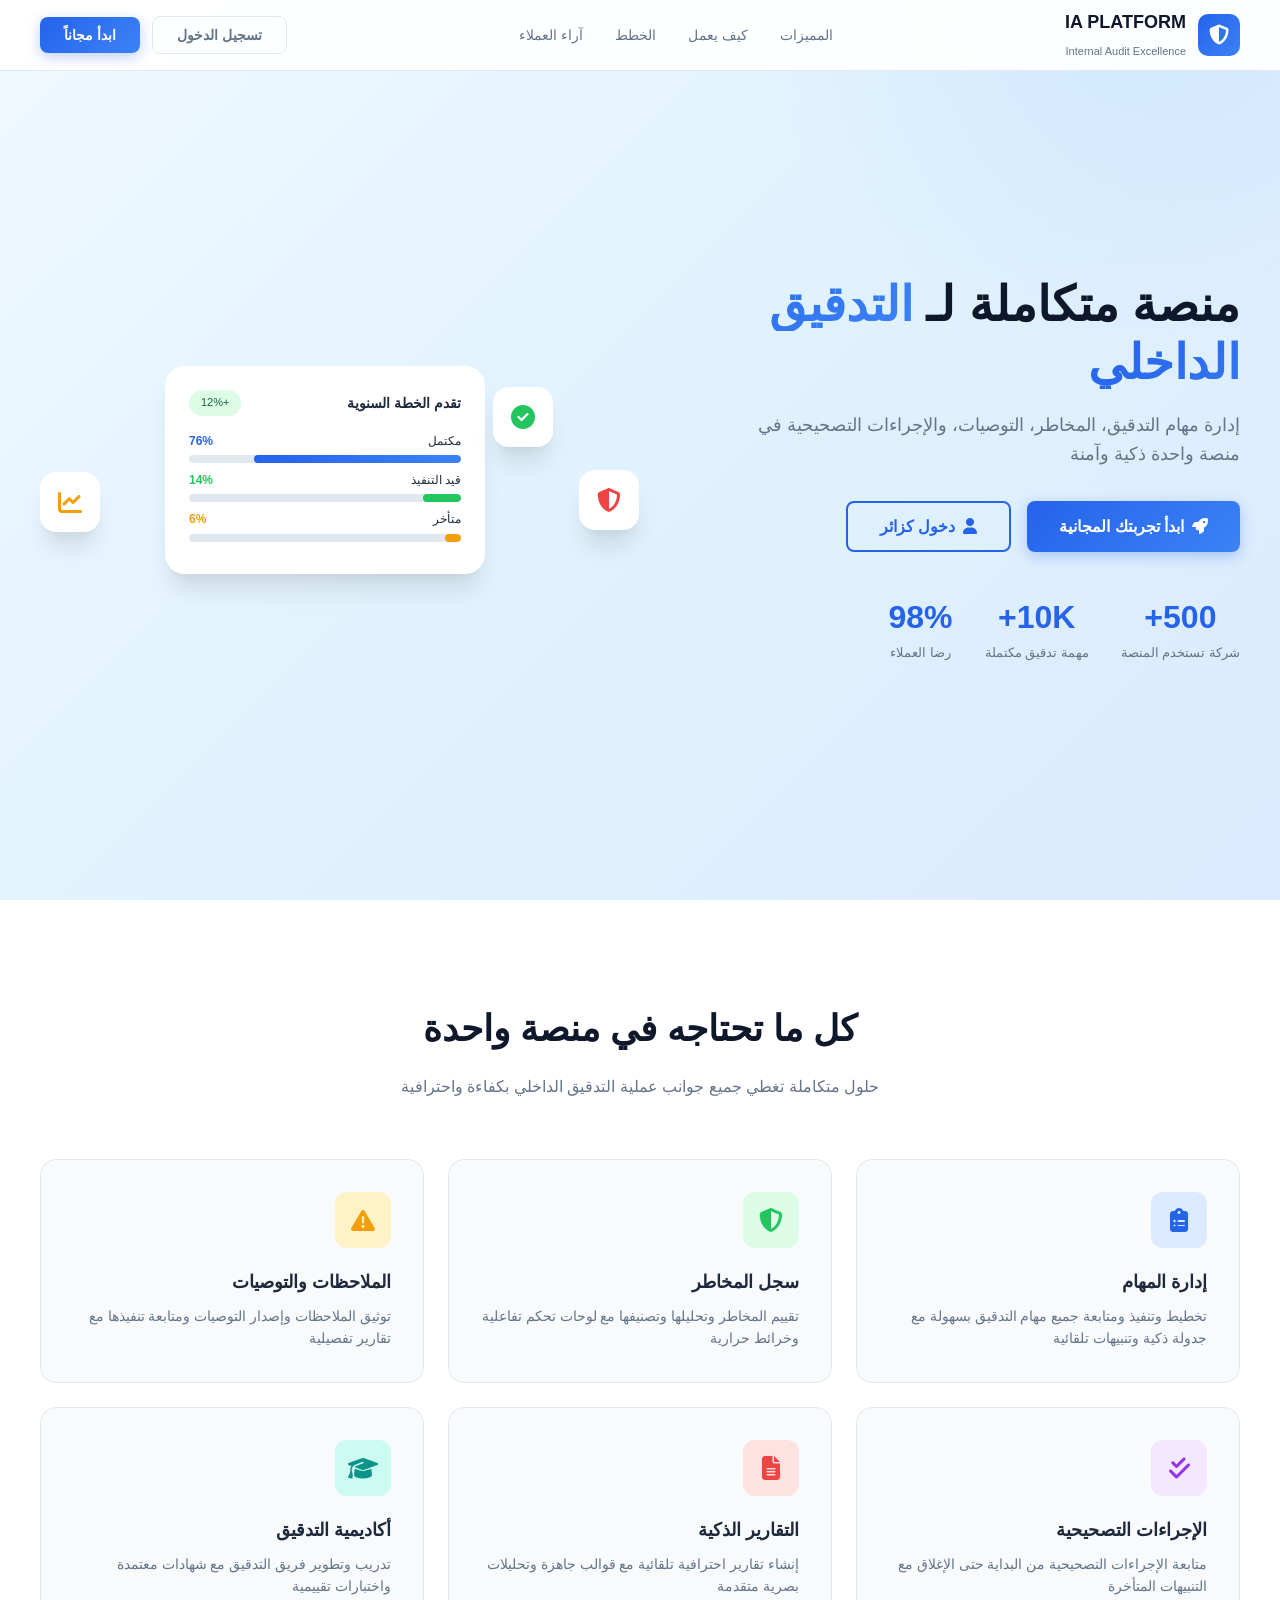
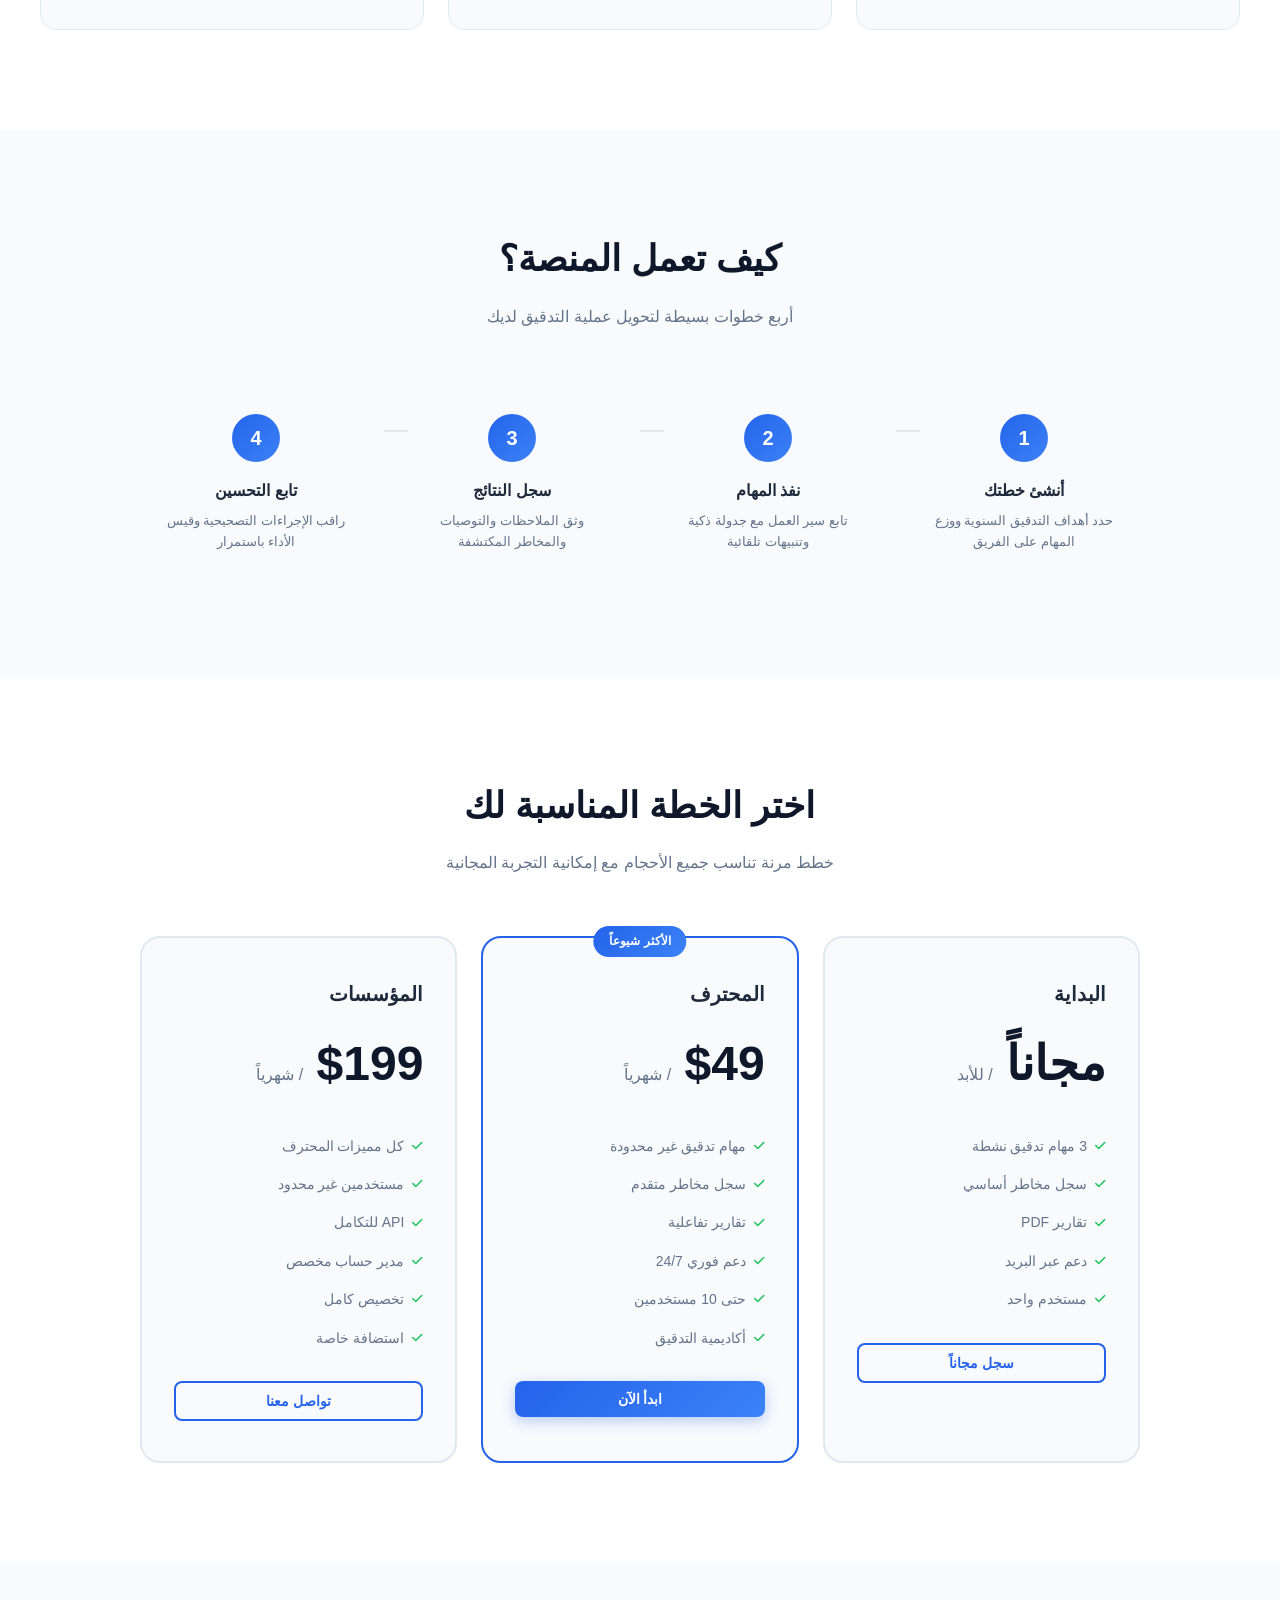
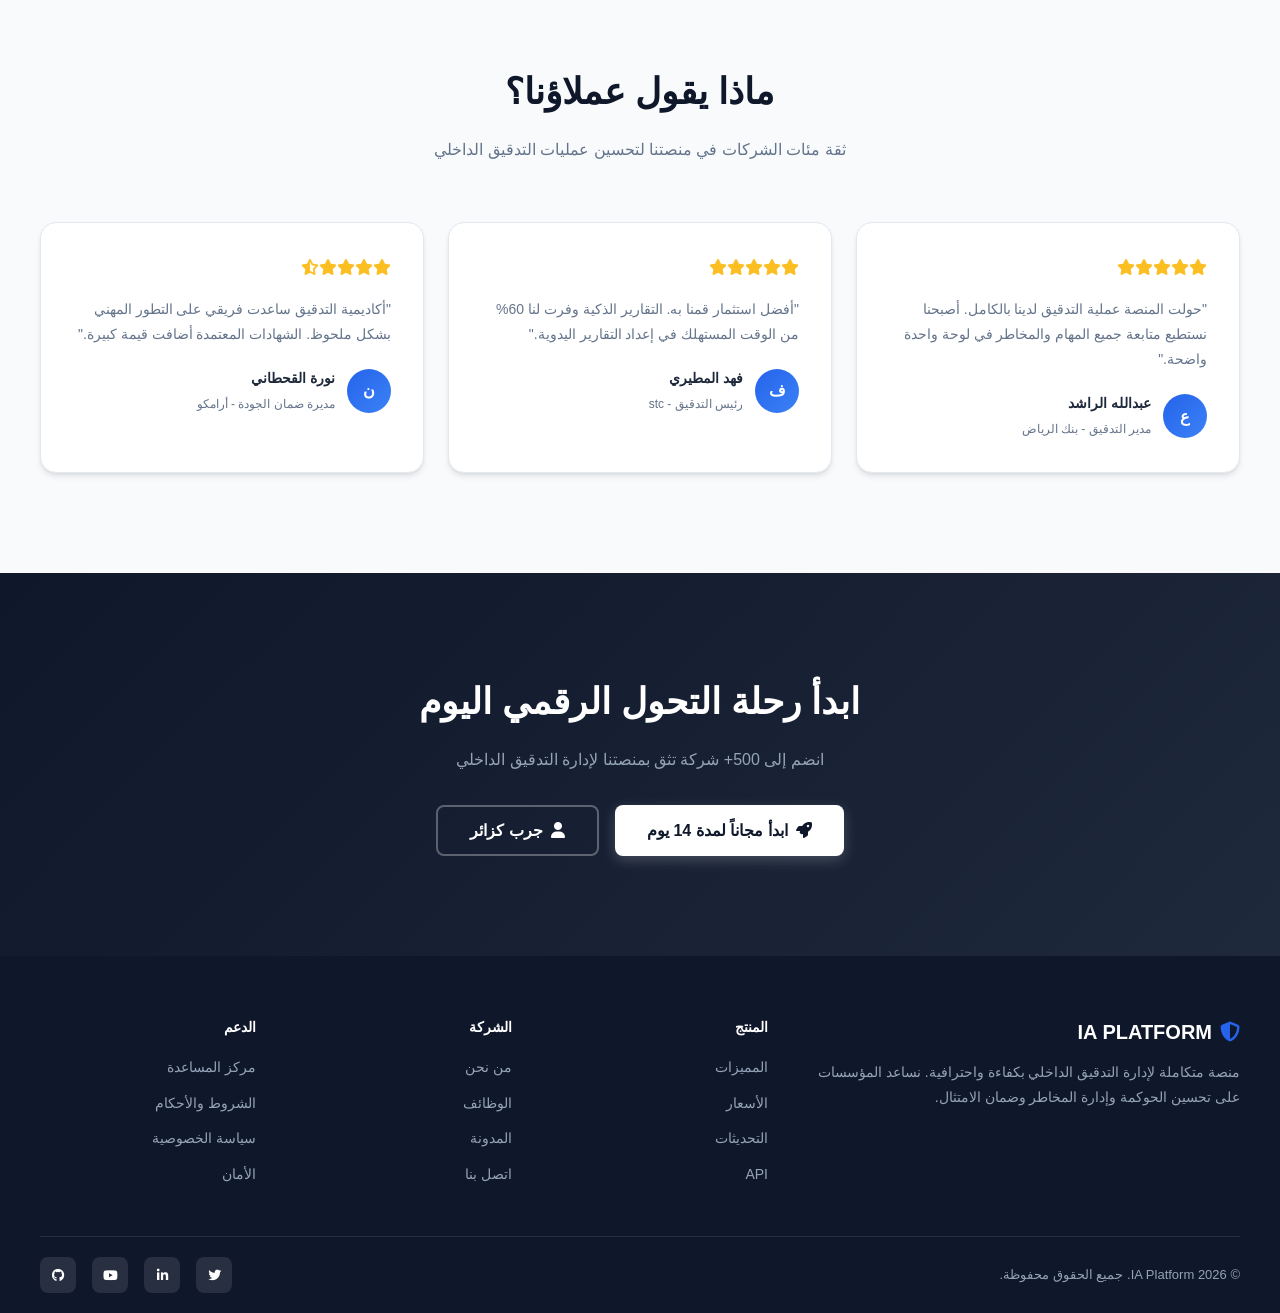
<file: archive/index-v1.html>
<!DOCTYPE html>
<html lang="ar" dir="rtl">
<head>
  <meta charset="UTF-8">
  <meta name="viewport" content="width=device-width, initial-scale=1.0">
  <title>IA Platform - Internal Audit Excellence</title>
  <link rel="stylesheet" href="https://cdnjs.cloudflare.com/ajax/libs/font-awesome/6.5.1/css/all.min.css">
  <style>
    :root {
      --primary: #2563eb;
      --primary-dark: #1d4ed8;
      --primary-light: #dbeafe;
      --success: #22c55e;
      --warning: #f59e0b;
      --danger: #ef4444;
      --dark: #0f172a;
      --dark-light: #1e293b;
      --text: #1e293b;
      --text-muted: #64748b;
      --border: #e2e8f0;
      --bg: #f8fafc;
      --white: #ffffff;
      --shadow: 0 4px 6px -1px rgba(0,0,0,0.1), 0 2px 4px -1px rgba(0,0,0,0.06);
      --shadow-lg: 0 20px 25px -5px rgba(0,0,0,0.1), 0 10px 10px -5px rgba(0,0,0,0.04);
    }

    * { margin: 0; padding: 0; box-sizing: border-box; }
    body {
      font-family: 'Segoe UI', Tahoma, Arial, sans-serif;
      background: var(--bg);
      color: var(--text);
      overflow-x: hidden;
      line-height: 1.6;
    }

    @keyframes fadeIn { from { opacity: 0; transform: translateY(20px); } to { opacity: 1; transform: translateY(0); } }
    @keyframes slideInRight { from { opacity: 0; transform: translateX(50px); } to { opacity: 1; transform: translateX(0); } }
    @keyframes slideInLeft { from { opacity: 0; transform: translateX(-50px); } to { opacity: 1; transform: translateX(0); } }
    @keyframes pulse { 0%, 100% { transform: scale(1); } 50% { transform: scale(1.05); } }
    @keyframes float { 0%, 100% { transform: translateY(0); } 50% { transform: translateY(-10px); } }

    .animate-fade { animation: fadeIn 0.6s ease-out forwards; }
    .animate-slide-right { animation: slideInRight 0.6s ease-out forwards; }
    .animate-slide-left { animation: slideInLeft 0.6s ease-out forwards; }
    .delay-1 { animation-delay: 0.1s; opacity: 0; }
    .delay-2 { animation-delay: 0.2s; opacity: 0; }
    .delay-3 { animation-delay: 0.3s; opacity: 0; }
    .delay-4 { animation-delay: 0.4s; opacity: 0; }

    .navbar {
      position: fixed; top: 0; left: 0; right: 0;
      background: rgba(255,255,255,0.95);
      backdrop-filter: blur(10px);
      border-bottom: 1px solid var(--border);
      z-index: 1000;
      padding: 0 40px;
      transition: all 0.3s;
    }
    .navbar.scrolled { box-shadow: var(--shadow); }
    .navbar-inner {
      max-width: 1400px; margin: 0 auto;
      display: flex; justify-content: space-between; align-items: center;
      height: 70px;
    }
    .logo { display: flex; align-items: center; gap: 12px; text-decoration: none; }
    .logo-icon {
      width: 42px; height: 42px;
      background: linear-gradient(135deg, var(--primary), #3b82f6);
      border-radius: 10px; display: flex; align-items: center; justify-content: center;
      color: white; font-size: 20px;
    }
    .logo-text h1 { font-size: 18px; color: var(--dark); margin: 0; }
    .logo-text span { font-size: 11px; color: var(--text-muted); }

    .nav-links { display: flex; align-items: center; gap: 32px; list-style: none; }
    .nav-links a { text-decoration: none; color: var(--text-muted); font-size: 14px; font-weight: 500; transition: color 0.2s; position: relative; }
    .nav-links a:hover { color: var(--primary); }
    .nav-links a::after { content: ''; position: absolute; bottom: -4px; right: 0; width: 0; height: 2px; background: var(--primary); transition: width 0.3s; }
    .nav-links a:hover::after { width: 100%; }

    .nav-actions { display: flex; align-items: center; gap: 12px; }
    .btn {
      padding: 10px 24px; border-radius: 8px; font-size: 14px; font-weight: 600; cursor: pointer;
      border: none; transition: all 0.3s; display: inline-flex; align-items: center; gap: 8px; text-decoration: none;
    }
    .btn-primary {
      background: linear-gradient(135deg, var(--primary), #3b82f6); color: white;
      box-shadow: 0 4px 14px rgba(37,99,235,0.3);
    }
    .btn-primary:hover { transform: translateY(-2px); box-shadow: 0 6px 20px rgba(37,99,235,0.4); }
    .btn-outline { background: transparent; color: var(--primary); border: 2px solid var(--primary); }
    .btn-outline:hover { background: var(--primary-light); }
    .btn-ghost { background: transparent; color: var(--text-muted); border: 1px solid var(--border); }
    .btn-ghost:hover { background: var(--bg); color: var(--text); }
    .btn-large { padding: 14px 32px; font-size: 16px; }
    .btn-full { width: 100%; justify-content: center; }

    .mobile-menu-btn { display: none; background: none; border: none; font-size: 24px; color: var(--text); cursor: pointer; }

    .hero {
      min-height: 100vh; display: flex; align-items: center;
      padding: 100px 40px 60px;
      background: linear-gradient(135deg, #f0f9ff 0%, #e0f2fe 50%, #dbeafe 100%);
      position: relative; overflow: hidden;
    }
    .hero::before {
      content: ''; position: absolute; top: -50%; right: -20%; width: 800px; height: 800px;
      background: radial-gradient(circle, rgba(59,130,246,0.1) 0%, transparent 70%); border-radius: 50%;
    }
    .hero-inner { max-width: 1400px; margin: 0 auto; display: grid; grid-template-columns: 1fr 1fr; gap: 60px; align-items: center; }
    .hero-content h2 { font-size: 48px; font-weight: 800; line-height: 1.2; margin-bottom: 20px; color: var(--dark); }
    .hero-content h2 span { background: linear-gradient(135deg, var(--primary), #3b82f6); -webkit-background-clip: text; -webkit-text-fill-color: transparent; background-clip: text; }
    .hero-content p { font-size: 18px; color: var(--text-muted); margin-bottom: 32px; max-width: 500px; }
    .hero-buttons { display: flex; gap: 16px; flex-wrap: wrap; }
    .hero-stats { display: flex; gap: 32px; margin-top: 40px; }
    .hero-stat { text-align: center; }
    .hero-stat .number { font-size: 32px; font-weight: 700; color: var(--primary); }
    .hero-stat .label { font-size: 13px; color: var(--text-muted); }

    .hero-visual { position: relative; display: flex; justify-content: center; align-items: center; }
    .hero-card { background: var(--white); border-radius: 20px; padding: 24px; box-shadow: var(--shadow-lg); width: 320px; animation: float 6s ease-in-out infinite; }
    .hero-card-header { display: flex; justify-content: space-between; align-items: center; margin-bottom: 16px; }
    .hero-card-title { font-size: 14px; font-weight: 600; }
    .hero-card-badge { padding: 4px 12px; border-radius: 20px; font-size: 11px; font-weight: 500; background: #dcfce7; color: #166534; }
    .hero-chart-bar { height: 8px; border-radius: 4px; background: var(--border); margin-bottom: 8px; overflow: hidden; }
    .hero-chart-fill { height: 100%; border-radius: 4px; background: linear-gradient(90deg, var(--primary), #3b82f6); }
    .hero-floating-icon { position: absolute; width: 60px; height: 60px; background: var(--white); border-radius: 16px; display: flex; align-items: center; justify-content: center; box-shadow: var(--shadow-lg); font-size: 24px; animation: float 4s ease-in-out infinite; }
    .hero-floating-icon.icon-1 { top: 10%; right: 10%; color: var(--success); animation-delay: 0s; }
    .hero-floating-icon.icon-2 { bottom: 20%; left: 0%; color: var(--warning); animation-delay: 1s; }
    .hero-floating-icon.icon-3 { top: 50%; right: -5%; color: var(--danger); animation-delay: 2s; }

    .features { padding: 100px 40px; background: var(--white); }
    .section-header { text-align: center; max-width: 600px; margin: 0 auto 60px; }
    .section-header h2 { font-size: 36px; font-weight: 700; margin-bottom: 16px; color: var(--dark); }
    .section-header p { font-size: 16px; color: var(--text-muted); }
    .features-grid { max-width: 1200px; margin: 0 auto; display: grid; grid-template-columns: repeat(3, 1fr); gap: 24px; }
    .feature-card { background: var(--bg); border-radius: 16px; padding: 32px; border: 1px solid var(--border); transition: all 0.3s; }
    .feature-card:hover { transform: translateY(-4px); box-shadow: var(--shadow-lg); border-color: var(--primary-light); }
    .feature-icon { width: 56px; height: 56px; border-radius: 12px; display: flex; align-items: center; justify-content: center; font-size: 24px; margin-bottom: 20px; }
    .feature-icon.blue { background: #dbeafe; color: var(--primary); }
    .feature-icon.green { background: #dcfce7; color: var(--success); }
    .feature-icon.orange { background: #fef3c7; color: var(--warning); }
    .feature-icon.purple { background: #f3e8ff; color: #9333ea; }
    .feature-icon.red { background: #fee2e2; color: var(--danger); }
    .feature-icon.teal { background: #ccfbf1; color: #0d9488; }
    .feature-card h3 { font-size: 18px; margin-bottom: 8px; }
    .feature-card p { font-size: 14px; color: var(--text-muted); }

    .how-it-works { padding: 100px 40px; background: var(--bg); }
    .steps-grid { max-width: 1000px; margin: 0 auto; display: grid; grid-template-columns: repeat(4, 1fr); gap: 24px; }
    .step-card { text-align: center; padding: 24px; position: relative; }
    .step-card:not(:last-child)::after { content: ''; position: absolute; top: 40px; left: -12px; width: 24px; height: 2px; background: var(--border); }
    .step-number { width: 48px; height: 48px; border-radius: 50%; background: linear-gradient(135deg, var(--primary), #3b82f6); color: white; display: flex; align-items: center; justify-content: center; font-size: 20px; font-weight: 700; margin: 0 auto 16px; }
    .step-card h3 { font-size: 16px; margin-bottom: 8px; }
    .step-card p { font-size: 13px; color: var(--text-muted); }

    .plans { padding: 100px 40px; background: var(--white); }
    .plans-grid { max-width: 1000px; margin: 0 auto; display: grid; grid-template-columns: repeat(3, 1fr); gap: 24px; }
    .plan-card { background: var(--bg); border-radius: 20px; padding: 40px 32px; border: 2px solid var(--border); transition: all 0.3s; position: relative; }
    .plan-card:hover { transform: translateY(-4px); box-shadow: var(--shadow-lg); }
    .plan-card.featured { border-color: var(--primary); transform: scale(1.05); }
    .plan-card.featured:hover { transform: scale(1.05) translateY(-4px); }
    .plan-badge { position: absolute; top: -12px; left: 50%; transform: translateX(-50%); background: linear-gradient(135deg, var(--primary), #3b82f6); color: white; padding: 6px 16px; border-radius: 20px; font-size: 12px; font-weight: 600; }
    .plan-card h3 { font-size: 20px; margin-bottom: 8px; }
    .plan-price { font-size: 48px; font-weight: 800; color: var(--dark); margin: 16px 0; }
    .plan-price span { font-size: 16px; color: var(--text-muted); font-weight: 400; }
    .plan-features { list-style: none; margin: 24px 0; }
    .plan-features li { display: flex; align-items: center; gap: 8px; padding: 8px 0; font-size: 14px; color: var(--text-muted); }
    .plan-features li i { color: var(--success); font-size: 12px; }

    .testimonials { padding: 100px 40px; background: var(--bg); }
    .testimonials-grid { max-width: 1200px; margin: 0 auto; display: grid; grid-template-columns: repeat(3, 1fr); gap: 24px; }
    .testimonial-card { background: var(--white); border-radius: 16px; padding: 32px; box-shadow: var(--shadow); border: 1px solid var(--border); }
    .testimonial-stars { color: #fbbf24; margin-bottom: 16px; }
    .testimonial-text { font-size: 14px; color: var(--text-muted); margin-bottom: 20px; line-height: 1.8; }
    .testimonial-author { display: flex; align-items: center; gap: 12px; }
    .testimonial-avatar { width: 44px; height: 44px; border-radius: 50%; background: linear-gradient(135deg, var(--primary), #3b82f6); display: flex; align-items: center; justify-content: center; color: white; font-weight: 600; }
    .testimonial-info h4 { font-size: 14px; margin: 0; }
    .testimonial-info span { font-size: 12px; color: var(--text-muted); }

    .cta { padding: 100px 40px; background: linear-gradient(135deg, var(--dark), var(--dark-light)); color: white; text-align: center; }
    .cta h2 { font-size: 36px; margin-bottom: 16px; }
    .cta p { font-size: 16px; color: #94a3b8; margin-bottom: 32px; }
    .cta-buttons { display: flex; gap: 16px; justify-content: center; flex-wrap: wrap; }
    .btn-white { background: white; color: var(--dark); box-shadow: 0 4px 14px rgba(255,255,255,0.2); }
    .btn-white:hover { transform: translateY(-2px); box-shadow: 0 6px 20px rgba(255,255,255,0.3); }
    .btn-transparent { background: transparent; color: white; border: 2px solid rgba(255,255,255,0.3); }
    .btn-transparent:hover { background: rgba(255,255,255,0.1); border-color: white; }

    .landing-footer { background: var(--dark); color: #94a3b8; padding: 60px 40px 20px; }
    .footer-grid { max-width: 1200px; margin: 0 auto; display: grid; grid-template-columns: 2fr 1fr 1fr 1fr; gap: 40px; margin-bottom: 40px; }
    .footer-brand h3 { color: white; font-size: 20px; margin-bottom: 12px; }
    .footer-brand p { font-size: 14px; line-height: 1.8; }
    .footer-links h4 { color: white; font-size: 14px; margin-bottom: 16px; }
    .footer-links ul { list-style: none; }
    .footer-links li { margin-bottom: 10px; }
    .footer-links a { color: #94a3b8; text-decoration: none; font-size: 14px; transition: color 0.2s; }
    .footer-links a:hover { color: white; }
    .footer-bottom { max-width: 1200px; margin: 0 auto; border-top: 1px solid rgba(255,255,255,0.1); padding-top: 20px; display: flex; justify-content: space-between; align-items: center; font-size: 13px; }
    .footer-social { display: flex; gap: 16px; }
    .footer-social a { width: 36px; height: 36px; border-radius: 8px; background: rgba(255,255,255,0.1); display: flex; align-items: center; justify-content: center; color: white; text-decoration: none; transition: all 0.2s; }
    .footer-social a:hover { background: var(--primary); transform: translateY(-2px); }

    .auth-overlay { position: fixed; inset: 0; background: rgba(15,23,42,0.8); backdrop-filter: blur(8px); display: none; align-items: center; justify-content: center; z-index: 2000; padding: 20px; }
    .auth-overlay.active { display: flex; }
    .auth-container { background: var(--white); border-radius: 24px; width: 100%; max-width: 1000px; max-height: 90vh; overflow: hidden; display: grid; grid-template-columns: 1fr 1fr; box-shadow: var(--shadow-lg); animation: fadeIn 0.4s ease-out; }
    .auth-visual { background: linear-gradient(135deg, var(--primary), #1e40af); padding: 60px 40px; color: white; display: flex; flex-direction: column; justify-content: center; position: relative; overflow: hidden; }
    .auth-visual::before { content: ''; position: absolute; top: -50%; right: -50%; width: 400px; height: 400px; background: radial-gradient(circle, rgba(255,255,255,0.1) 0%, transparent 70%); border-radius: 50%; }
    .auth-visual h2 { font-size: 28px; margin-bottom: 16px; position: relative; }
    .auth-visual p { font-size: 14px; opacity: 0.9; line-height: 1.8; position: relative; }
    .auth-visual-features { margin-top: 40px; position: relative; }
    .auth-visual-feature { display: flex; align-items: center; gap: 12px; margin-bottom: 16px; }
    .auth-visual-feature i { font-size: 20px; }
    .auth-visual-feature span { font-size: 14px; }
    .auth-form-wrapper { padding: 48px 40px; overflow-y: auto; position: relative; }
    .auth-close { position: absolute; top: 20px; left: 20px; width: 36px; height: 36px; border-radius: 50%; background: var(--bg); border: none; cursor: pointer; display: flex; align-items: center; justify-content: center; color: var(--text-muted); font-size: 18px; transition: all 0.2s; }
    .auth-close:hover { background: var(--border); color: var(--text); }
    .auth-header { margin-bottom: 32px; }
    .auth-header h2 { font-size: 24px; margin-bottom: 8px; }
    .auth-header p { font-size: 14px; color: var(--text-muted); }
    .auth-tabs { display: flex; gap: 8px; margin-bottom: 24px; background: var(--bg); padding: 4px; border-radius: 10px; }
    .auth-tab { flex: 1; padding: 10px; border-radius: 8px; border: none; background: transparent; cursor: pointer; font-size: 14px; font-weight: 600; color: var(--text-muted); transition: all 0.2s; }
    .auth-tab.active { background: var(--white); color: var(--primary); box-shadow: var(--shadow); }
    .form-group { margin-bottom: 20px; }
    .form-label { display: block; font-size: 13px; font-weight: 600; margin-bottom: 6px; color: var(--text); }
    .form-input { width: 100%; padding: 12px 16px; border: 2px solid var(--border); border-radius: 10px; font-size: 14px; transition: all 0.2s; background: var(--bg); }
    .form-input:focus { outline: none; border-color: var(--primary); background: var(--white); }
    .form-input::placeholder { color: #94a3b8; }
    .form-input-icon { position: relative; }
    .form-input-icon i { position: absolute; right: 14px; top: 50%; transform: translateY(-50%); color: #94a3b8; font-size: 16px; }
    .form-input-icon input { padding-right: 44px; }
    .form-options { display: flex; justify-content: space-between; align-items: center; margin-bottom: 24px; font-size: 13px; }
    .form-checkbox { display: flex; align-items: center; gap: 8px; cursor: pointer; }
    .form-checkbox input { width: 18px; height: 18px; accent-color: var(--primary); }
    .form-link { color: var(--primary); text-decoration: none; font-weight: 600; }
    .form-link:hover { text-decoration: underline; }
    .auth-divider { display: flex; align-items: center; gap: 16px; margin: 24px 0; color: var(--text-muted); font-size: 13px; }
    .auth-divider::before, .auth-divider::after { content: ''; flex: 1; height: 1px; background: var(--border); }
    .social-login { display: grid; grid-template-columns: 1fr 1fr; gap: 12px; }
    .btn-social { padding: 12px; border-radius: 10px; border: 2px solid var(--border); background: var(--white); cursor: pointer; font-size: 14px; font-weight: 600; display: flex; align-items: center; justify-content: center; gap: 8px; transition: all 0.2s; color: var(--text); }
    .btn-social:hover { background: var(--bg); border-color: var(--primary); }
    .btn-social i { font-size: 18px; }
    .btn-social.google i { color: #ea4335; }
    .btn-social.microsoft i { color: #00a4ef; }
    .auth-footer { text-align: center; margin-top: 24px; font-size: 14px; color: var(--text-muted); }
    .auth-footer a { color: var(--primary); text-decoration: none; font-weight: 600; }
    .guest-access { margin-top: 16px; padding-top: 16px; border-top: 1px solid var(--border); text-align: center; }
    .guest-access p { font-size: 13px; color: var(--text-muted); margin-bottom: 8px; }
    .btn-guest { background: linear-gradient(135deg, #f59e0b, #fbbf24); color: white; box-shadow: 0 4px 14px rgba(245,158,11,0.3); }
    .btn-guest:hover { transform: translateY(-2px); box-shadow: 0 6px 20px rgba(245,158,11,0.4); }
    .verify-message { display: none; text-align: center; padding: 40px 20px; }
    .verify-message.active { display: block; }
    .verify-message i { font-size: 64px; color: var(--success); margin-bottom: 20px; }
    .verify-message h3 { font-size: 22px; margin-bottom: 12px; }
    .verify-message p { color: var(--text-muted); margin-bottom: 24px; }

    @media (max-width: 1024px) {
      .hero-inner { grid-template-columns: 1fr; text-align: center; }
      .hero-content p { margin: 0 auto 32px; }
      .hero-buttons { justify-content: center; }
      .hero-stats { justify-content: center; }
      .hero-visual { display: none; }
      .features-grid { grid-template-columns: repeat(2, 1fr); }
      .steps-grid { grid-template-columns: repeat(2, 1fr); }
      .plans-grid { grid-template-columns: 1fr; max-width: 400px; }
      .plan-card.featured { transform: none; }
      .testimonials-grid { grid-template-columns: 1fr; }
      .footer-grid { grid-template-columns: repeat(2, 1fr); }
      .auth-container { grid-template-columns: 1fr; }
      .auth-visual { display: none; }
      .nav-links { display: none; }
      .mobile-menu-btn { display: block; }
    }
    @media (max-width: 768px) {
      .hero-content h2 { font-size: 32px; }
      .features-grid { grid-template-columns: 1fr; }
      .steps-grid { grid-template-columns: 1fr; }
      .step-card:not(:last-child)::after { display: none; }
      .footer-grid { grid-template-columns: 1fr; }
      .footer-bottom { flex-direction: column; gap: 16px; }
      .navbar { padding: 0 20px; }
      .hero, .features, .how-it-works, .plans, .testimonials, .cta { padding: 60px 20px; }
    }
  </style>
<base target="_blank">
</head>
<body>

<!-- Navbar -->
<nav class="navbar" id="navbar">
  <div class="navbar-inner">
    <a href="#" class="logo">
      <div class="logo-icon"><i class="fas fa-shield-alt"></i></div>
      <div class="logo-text">
        <h1>IA PLATFORM</h1>
        <span>Internal Audit Excellence</span>
      </div>
    </a>
    <ul class="nav-links">
      <li><a href="#features">المميزات</a></li>
      <li><a href="#how-it-works">كيف يعمل</a></li>
      <li><a href="#plans">الخطط</a></li>
      <li><a href="#testimonials">آراء العملاء</a></li>
    </ul>
    <div class="nav-actions">
      <button class="btn btn-ghost" onclick="openAuth('login')">تسجيل الدخول</button>
      <button class="btn btn-primary" onclick="openAuth('register')">ابدأ مجاناً</button>
    </div>
    <button class="mobile-menu-btn" onclick="toggleMobileMenu()"><i class="fas fa-bars"></i></button>
  </div>
</nav>

<!-- Hero Section -->
<section class="hero">
  <div class="hero-inner">
    <div class="hero-content">
      <h2 class="animate-fade">منصة متكاملة لـ <span>التدقيق الداخلي</span></h2>
      <p class="animate-fade delay-1">إدارة مهام التدقيق، المخاطر، التوصيات، والإجراءات التصحيحية في منصة واحدة ذكية وآمنة</p>
      <div class="hero-buttons animate-fade delay-2">
        <button class="btn btn-primary btn-large" onclick="openAuth('register')">
          <i class="fas fa-rocket"></i> ابدأ تجربتك المجانية
        </button>
        <button class="btn btn-outline btn-large" onclick="enterAsGuest()">
          <i class="fas fa-user"></i> دخول كزائر
        </button>
      </div>
      <div class="hero-stats animate-fade delay-3">
        <div class="hero-stat"><div class="number">500+</div><div class="label">شركة تستخدم المنصة</div></div>
        <div class="hero-stat"><div class="number">10K+</div><div class="label">مهمة تدقيق مكتملة</div></div>
        <div class="hero-stat"><div class="number">98%</div><div class="label">رضا العملاء</div></div>
      </div>
    </div>
    <div class="hero-visual">
      <div class="hero-card">
        <div class="hero-card-header">
          <span class="hero-card-title">تقدم الخطة السنوية</span>
          <span class="hero-card-badge">+12%</span>
        </div>
        <div style="margin-bottom: 8px;">
          <div style="display: flex; justify-content: space-between; font-size: 12px; margin-bottom: 4px;"><span>مكتمل</span><span style="color: var(--primary); font-weight: 600;">76%</span></div>
          <div class="hero-chart-bar"><div class="hero-chart-fill" style="width: 76%;"></div></div>
        </div>
        <div style="margin-bottom: 8px;">
          <div style="display: flex; justify-content: space-between; font-size: 12px; margin-bottom: 4px;"><span>قيد التنفيذ</span><span style="color: var(--success); font-weight: 600;">14%</span></div>
          <div class="hero-chart-bar"><div class="hero-chart-fill" style="width: 14%; background: var(--success);"></div></div>
        </div>
        <div>
          <div style="display: flex; justify-content: space-between; font-size: 12px; margin-bottom: 4px;"><span>متأخر</span><span style="color: var(--warning); font-weight: 600;">6%</span></div>
          <div class="hero-chart-bar"><div class="hero-chart-fill" style="width: 6%; background: var(--warning);"></div></div>
        </div>
      </div>
      <div class="hero-floating-icon icon-1"><i class="fas fa-check-circle"></i></div>
      <div class="hero-floating-icon icon-2"><i class="fas fa-chart-line"></i></div>
      <div class="hero-floating-icon icon-3"><i class="fas fa-shield-alt"></i></div>
    </div>
  </div>
</section>

<!-- Features Section -->
<section class="features" id="features">
  <div class="section-header animate-fade">
    <h2>كل ما تحتاجه في منصة واحدة</h2>
    <p>حلول متكاملة تغطي جميع جوانب عملية التدقيق الداخلي بكفاءة واحترافية</p>
  </div>
  <div class="features-grid">
    <div class="feature-card animate-fade delay-1">
      <div class="feature-icon blue"><i class="fas fa-clipboard-list"></i></div>
      <h3>إدارة المهام</h3>
      <p>تخطيط وتنفيذ ومتابعة جميع مهام التدقيق بسهولة مع جدولة ذكية وتنبيهات تلقائية</p>
    </div>
    <div class="feature-card animate-fade delay-2">
      <div class="feature-icon green"><i class="fas fa-shield-alt"></i></div>
      <h3>سجل المخاطر</h3>
      <p>تقييم المخاطر وتحليلها وتصنيفها مع لوحات تحكم تفاعلية وخرائط حرارية</p>
    </div>
    <div class="feature-card animate-fade delay-3">
      <div class="feature-icon orange"><i class="fas fa-exclamation-triangle"></i></div>
      <h3>الملاحظات والتوصيات</h3>
      <p>توثيق الملاحظات وإصدار التوصيات ومتابعة تنفيذها مع تقارير تفصيلية</p>
    </div>
    <div class="feature-card animate-fade delay-1">
      <div class="feature-icon purple"><i class="fas fa-check-double"></i></div>
      <h3>الإجراءات التصحيحية</h3>
      <p>متابعة الإجراءات التصحيحية من البداية حتى الإغلاق مع التنبيهات المتأخرة</p>
    </div>
    <div class="feature-card animate-fade delay-2">
      <div class="feature-icon red"><i class="fas fa-file-alt"></i></div>
      <h3>التقارير الذكية</h3>
      <p>إنشاء تقارير احترافية تلقائية مع قوالب جاهزة وتحليلات بصرية متقدمة</p>
    </div>
    <div class="feature-card animate-fade delay-3">
      <div class="feature-icon teal"><i class="fas fa-graduation-cap"></i></div>
      <h3>أكاديمية التدقيق</h3>
      <p>تدريب وتطوير فريق التدقيق مع شهادات معتمدة واختبارات تقييمية</p>
    </div>
  </div>
</section>

<!-- How It Works -->
<section class="how-it-works" id="how-it-works">
  <div class="section-header animate-fade">
    <h2>كيف تعمل المنصة؟</h2>
    <p>أربع خطوات بسيطة لتحويل عملية التدقيق لديك</p>
  </div>
  <div class="steps-grid">
    <div class="step-card animate-fade delay-1"><div class="step-number">1</div><h3>أنشئ خطتك</h3><p>حدد أهداف التدقيق السنوية ووزع المهام على الفريق</p></div>
    <div class="step-card animate-fade delay-2"><div class="step-number">2</div><h3>نفذ المهام</h3><p>تابع سير العمل مع جدولة ذكية وتنبيهات تلقائية</p></div>
    <div class="step-card animate-fade delay-3"><div class="step-number">3</div><h3>سجل النتائج</h3><p>وثق الملاحظات والتوصيات والمخاطر المكتشفة</p></div>
    <div class="step-card animate-fade delay-4"><div class="step-number">4</div><h3>تابع التحسين</h3><p>راقب الإجراءات التصحيحية وقيس الأداء باستمرار</p></div>
  </div>
</section>

<!-- Plans Section -->
<section class="plans" id="plans">
  <div class="section-header animate-fade">
    <h2>اختر الخطة المناسبة لك</h2>
    <p>خطط مرنة تناسب جميع الأحجام مع إمكانية التجربة المجانية</p>
  </div>
  <div class="plans-grid">
    <div class="plan-card animate-fade delay-1">
      <h3>البداية</h3>
      <div class="plan-price">مجاناً <span>/ للأبد</span></div>
      <ul class="plan-features">
        <li><i class="fas fa-check"></i> 3 مهام تدقيق نشطة</li>
        <li><i class="fas fa-check"></i> سجل مخاطر أساسي</li>
        <li><i class="fas fa-check"></i> تقارير PDF</li>
        <li><i class="fas fa-check"></i> دعم عبر البريد</li>
        <li><i class="fas fa-check"></i> مستخدم واحد</li>
      </ul>
      <button class="btn btn-outline btn-full" onclick="openAuth('register')">سجل مجاناً</button>
    </div>
    <div class="plan-card featured animate-fade delay-2">
      <div class="plan-badge">الأكثر شيوعاً</div>
      <h3>المحترف</h3>
      <div class="plan-price">$49 <span>/ شهرياً</span></div>
      <ul class="plan-features">
        <li><i class="fas fa-check"></i> مهام تدقيق غير محدودة</li>
        <li><i class="fas fa-check"></i> سجل مخاطر متقدم</li>
        <li><i class="fas fa-check"></i> تقارير تفاعلية</li>
        <li><i class="fas fa-check"></i> دعم فوري 24/7</li>
        <li><i class="fas fa-check"></i> حتى 10 مستخدمين</li>
        <li><i class="fas fa-check"></i> أكاديمية التدقيق</li>
      </ul>
      <button class="btn btn-primary btn-full" onclick="openAuth('register')">ابدأ الآن</button>
    </div>
    <div class="plan-card animate-fade delay-3">
      <h3>المؤسسات</h3>
      <div class="plan-price">$199 <span>/ شهرياً</span></div>
      <ul class="plan-features">
        <li><i class="fas fa-check"></i> كل مميزات المحترف</li>
        <li><i class="fas fa-check"></i> مستخدمين غير محدود</li>
        <li><i class="fas fa-check"></i> API للتكامل</li>
        <li><i class="fas fa-check"></i> مدير حساب مخصص</li>
        <li><i class="fas fa-check"></i> تخصيص كامل</li>
        <li><i class="fas fa-check"></i> استضافة خاصة</li>
      </ul>
      <button class="btn btn-outline btn-full" onclick="openAuth('register')">تواصل معنا</button>
    </div>
  </div>
</section>

<!-- Testimonials -->
<section class="testimonials" id="testimonials">
  <div class="section-header animate-fade">
    <h2>ماذا يقول عملاؤنا؟</h2>
    <p>ثقة مئات الشركات في منصتنا لتحسين عمليات التدقيق الداخلي</p>
  </div>
  <div class="testimonials-grid">
    <div class="testimonial-card animate-fade delay-1">
      <div class="testimonial-stars"><i class="fas fa-star"></i><i class="fas fa-star"></i><i class="fas fa-star"></i><i class="fas fa-star"></i><i class="fas fa-star"></i></div>
      <p class="testimonial-text">"حولت المنصة عملية التدقيق لدينا بالكامل. أصبحنا نستطيع متابعة جميع المهام والمخاطر في لوحة واحدة واضحة."</p>
      <div class="testimonial-author"><div class="testimonial-avatar">ع</div><div class="testimonial-info"><h4>عبدالله الراشد</h4><span>مدير التدقيق - بنك الرياض</span></div></div>
    </div>
    <div class="testimonial-card animate-fade delay-2">
      <div class="testimonial-stars"><i class="fas fa-star"></i><i class="fas fa-star"></i><i class="fas fa-star"></i><i class="fas fa-star"></i><i class="fas fa-star"></i></div>
      <p class="testimonial-text">"أفضل استثمار قمنا به. التقارير الذكية وفرت لنا 60% من الوقت المستهلك في إعداد التقارير اليدوية."</p>
      <div class="testimonial-author"><div class="testimonial-avatar">ف</div><div class="testimonial-info"><h4>فهد المطيري</h4><span>رئيس التدقيق - stc</span></div></div>
    </div>
    <div class="testimonial-card animate-fade delay-3">
      <div class="testimonial-stars"><i class="fas fa-star"></i><i class="fas fa-star"></i><i class="fas fa-star"></i><i class="fas fa-star"></i><i class="fas fa-star-half-alt"></i></div>
      <p class="testimonial-text">"أكاديمية التدقيق ساعدت فريقي على التطور المهني بشكل ملحوظ. الشهادات المعتمدة أضافت قيمة كبيرة."</p>
      <div class="testimonial-author"><div class="testimonial-avatar">ن</div><div class="testimonial-info"><h4>نورة القحطاني</h4><span>مديرة ضمان الجودة - أرامكو</span></div></div>
    </div>
  </div>
</section>

<!-- CTA Section -->
<section class="cta">
  <h2 class="animate-fade">ابدأ رحلة التحول الرقمي اليوم</h2>
  <p class="animate-fade delay-1">انضم إلى 500+ شركة تثق بمنصتنا لإدارة التدقيق الداخلي</p>
  <div class="cta-buttons animate-fade delay-2">
    <button class="btn btn-white btn-large" onclick="openAuth('register')"><i class="fas fa-rocket"></i> ابدأ مجاناً لمدة 14 يوم</button>
    <button class="btn btn-transparent btn-large" onclick="enterAsGuest()"><i class="fas fa-user"></i> جرب كزائر</button>
  </div>
</section>

<!-- Footer -->
<footer class="landing-footer">
  <div class="footer-grid">
    <div class="footer-brand">
      <h3><i class="fas fa-shield-alt" style="color: var(--primary); margin-left: 8px;"></i>IA PLATFORM</h3>
      <p>منصة متكاملة لإدارة التدقيق الداخلي بكفاءة واحترافية. نساعد المؤسسات على تحسين الحوكمة وإدارة المخاطر وضمان الامتثال.</p>
    </div>
    <div class="footer-links">
      <h4>المنتج</h4>
      <ul><li><a href="#features">المميزات</a></li><li><a href="#plans">الأسعار</a></li><li><a href="#">التحديثات</a></li><li><a href="#">API</a></li></ul>
    </div>
    <div class="footer-links">
      <h4>الشركة</h4>
      <ul><li><a href="#">من نحن</a></li><li><a href="#">الوظائف</a></li><li><a href="#">المدونة</a></li><li><a href="#">اتصل بنا</a></li></ul>
    </div>
    <div class="footer-links">
      <h4>الدعم</h4>
      <ul><li><a href="#">مركز المساعدة</a></li><li><a href="#">الشروط والأحكام</a></li><li><a href="#">سياسة الخصوصية</a></li><li><a href="#">الأمان</a></li></ul>
    </div>
  </div>
  <div class="footer-bottom">
    <div>© 2026 IA Platform. جميع الحقوق محفوظة.</div>
    <div class="footer-social">
      <a href="#"><i class="fab fa-twitter"></i></a>
      <a href="#"><i class="fab fa-linkedin-in"></i></a>
      <a href="#"><i class="fab fa-youtube"></i></a>
      <a href="#"><i class="fab fa-github"></i></a>
    </div>
  </div>
</footer>

<!-- Auth Modal -->
<div class="auth-overlay" id="authOverlay" onclick="closeAuth(event)">
  <div class="auth-container" onclick="event.stopPropagation()">
    <div class="auth-visual">
      <h2>انضم إلى مستقبل التدقيق الداخلي</h2>
      <p>منصة ذكية تجمع كل ما تحتاجه لإدارة التدقيق بكفاءة واحترافية</p>
      <div class="auth-visual-features">
        <div class="auth-visual-feature"><i class="fas fa-check-circle"></i><span>إدارة مهام متكاملة</span></div>
        <div class="auth-visual-feature"><i class="fas fa-check-circle"></i><span>تقارير ذكية تلقائية</span></div>
        <div class="auth-visual-feature"><i class="fas fa-check-circle"></i><span>تكامل مع الأنظمة</span></div>
        <div class="auth-visual-feature"><i class="fas fa-check-circle"></i><span>دعم فني 24/7</span></div>
      </div>
    </div>
    <div class="auth-form-wrapper">
      <button class="auth-close" onclick="closeAuth()">&times;</button>

      <!-- Login Form -->
      <div id="loginForm">
        <div class="auth-header"><h2>تسجيل الدخول</h2><p>أدخل بياناتك للوصول إلى حسابك</p></div>
        <div class="auth-tabs">
          <button class="auth-tab active" onclick="switchAuthTab('login')">تسجيل الدخول</button>
          <button class="auth-tab" onclick="switchAuthTab('register')">حساب جديد</button>
        </div>
        <form onsubmit="handleLogin(event)">
          <div class="form-group">
            <label class="form-label">البريد الإلكتروني</label>
            <div class="form-input-icon"><i class="fas fa-envelope"></i><input type="email" class="form-input" placeholder="your@email.com" required></div>
          </div>
          <div class="form-group">
            <label class="form-label">كلمة المرور</label>
            <div class="form-input-icon"><i class="fas fa-lock"></i><input type="password" class="form-input" placeholder="••••••••" required></div>
          </div>
          <div class="form-options">
            <label class="form-checkbox"><input type="checkbox"> تذكرني</label>
            <a href="#" class="form-link" onclick="showForgotPassword()">نسيت كلمة المرور؟</a>
          </div>
          <button type="submit" class="btn btn-primary btn-full"><i class="fas fa-sign-in-alt"></i> تسجيل الدخول</button>
        </form>
        <div class="auth-divider">أو</div>
        <div class="social-login">
          <button class="btn-social google" onclick="socialLogin('google')"><i class="fab fa-google"></i> Google</button>
          <button class="btn-social microsoft" onclick="socialLogin('microsoft')"><i class="fab fa-microsoft"></i> Microsoft</button>
        </div>
        <div class="guest-access">
          <p>تريد تجربة المنصة أولاً؟</p>
          <button class="btn btn-guest btn-full" onclick="enterAsGuest()"><i class="fas fa-user"></i> دخول كزائر</button>
        </div>
        <div class="auth-footer">ليس لديك حساب؟ <a href="#" onclick="switchAuthTab('register')">سجل الآن</a></div>
      </div>

      <!-- Register Form -->
      <div id="registerForm" style="display: none;">
        <div class="auth-header"><h2>إنشاء حساب جديد</h2><p>ابدأ رحلتك مع منصة التدقيق الذكية</p></div>
        <div class="auth-tabs">
          <button class="auth-tab" onclick="switchAuthTab('login')">تسجيل الدخول</button>
          <button class="auth-tab active" onclick="switchAuthTab('register')">حساب جديد</button>
        </div>
        <form onsubmit="handleRegister(event)">
          <div class="form-group">
            <label class="form-label">الاسم الكامل</label>
            <div class="form-input-icon"><i class="fas fa-user"></i><input type="text" class="form-input" placeholder="محمد العتيبي" required></div>
          </div>
          <div class="form-group">
            <label class="form-label">البريد الإلكتروني</label>
            <div class="form-input-icon"><i class="fas fa-envelope"></i><input type="email" class="form-input" placeholder="your@email.com" required></div>
          </div>
          <div class="form-group">
            <label class="form-label">الشركة / المؤسسة</label>
            <div class="form-input-icon"><i class="fas fa-building"></i><input type="text" class="form-input" placeholder="اسم الشركة"></div>
          </div>
          <div class="form-group">
            <label class="form-label">كلمة المرور</label>
            <div class="form-input-icon"><i class="fas fa-lock"></i><input type="password" class="form-input" placeholder="••••••••" required></div>
          </div>
          <div class="form-group">
            <label class="form-label">تأكيد كلمة المرور</label>
            <div class="form-input-icon"><i class="fas fa-lock"></i><input type="password" class="form-input" placeholder="••••••••" required></div>
          </div>
          <div class="form-options">
            <label class="form-checkbox"><input type="checkbox" required> أوافق على <a href="#" class="form-link">الشروط والأحكام</a></label>
          </div>
          <button type="submit" class="btn btn-primary btn-full"><i class="fas fa-user-plus"></i> إنشاء الحساب</button>
        </form>
        <div class="auth-divider">أو</div>
        <div class="social-login">
          <button class="btn-social google" onclick="socialLogin('google')"><i class="fab fa-google"></i> Google</button>
          <button class="btn-social microsoft" onclick="socialLogin('microsoft')"><i class="fab fa-microsoft"></i> Microsoft</button>
        </div>
        <div class="guest-access">
          <p>تريد تجربة المنصة أولاً؟</p>
          <button class="btn btn-guest btn-full" onclick="enterAsGuest()"><i class="fas fa-user"></i> دخول كزائر</button>
        </div>
        <div class="auth-footer">لديك حساب بالفعل؟ <a href="#" onclick="switchAuthTab('login')">تسجيل الدخول</a></div>
      </div>

      <!-- Forgot Password -->
      <div id="forgotForm" style="display: none;">
        <div class="auth-header"><h2>استعادة كلمة المرور</h2><p>أدخل بريدك الإلكتروني لإرسال رابط الاستعادة</p></div>
        <form onsubmit="handleForgotPassword(event)">
          <div class="form-group">
            <label class="form-label">البريد الإلكتروني</label>
            <div class="form-input-icon"><i class="fas fa-envelope"></i><input type="email" class="form-input" placeholder="your@email.com" required></div>
          </div>
          <button type="submit" class="btn btn-primary btn-full"><i class="fas fa-paper-plane"></i> إرسال رابط الاستعادة</button>
        </form>
        <div class="auth-footer"><a href="#" class="form-link" onclick="switchAuthTab('login')">← العودة لتسجيل الدخول</a></div>
      </div>

      <!-- Verification Message -->
      <div class="verify-message" id="verifyMessage">
        <i class="fas fa-envelope-open-text"></i>
        <h3>تحقق من بريدك الإلكتروني</h3>
        <p>تم إرسال رابط التفعيل إلى بريدك الإلكتروني. يرجى النقر على الرابط لتفعيل حسابك.</p>
        <button class="btn btn-primary" onclick="switchAuthTab('login')"><i class="fas fa-sign-in-alt"></i> الذهاب إلى تسجيل الدخول</button>
      </div>
    </div>
  </div>
</div>

<script>
// Navbar scroll effect
window.addEventListener('scroll', function() {
  const navbar = document.getElementById('navbar');
  if (window.scrollY > 50) { navbar.classList.add('scrolled'); }
  else { navbar.classList.remove('scrolled'); }
});

// Auth Modal Functions
function openAuth(type) {
  document.getElementById('authOverlay').classList.add('active');
  document.body.style.overflow = 'hidden';
  if (type === 'guest') { enterAsGuest(); }
  else if (type === 'register') { switchAuthTab('register'); }
  else { switchAuthTab('login'); }
}

function closeAuth(event) {
  if (!event || event.target === document.getElementById('authOverlay')) {
    document.getElementById('authOverlay').classList.remove('active');
    document.body.style.overflow = '';
  }
}

function switchAuthTab(tab) {
  document.getElementById('loginForm').style.display = tab === 'login' ? 'block' : 'none';
  document.getElementById('registerForm').style.display = tab === 'register' ? 'block' : 'none';
  document.getElementById('forgotForm').style.display = 'none';
  document.getElementById('verifyMessage').classList.remove('active');
}

function showForgotPassword() {
  document.getElementById('loginForm').style.display = 'none';
  document.getElementById('registerForm').style.display = 'none';
  document.getElementById('forgotForm').style.display = 'block';
}

function handleLogin(event) {
  event.preventDefault();
  // حفظ جلسة المستخدم
  const session = {
    username: "admin",
    name: "أحمد الشمري",
    role: "admin",
    loginTime: new Date().toISOString()
  };
  localStorage.setItem("auditSession", JSON.stringify(session));
  window.location.href = "dashboard.html";
}

function handleRegister(event) {
  event.preventDefault();
  document.getElementById('registerForm').style.display = 'none';
  document.getElementById('verifyMessage').classList.add('active');
}

function handleForgotPassword(event) {
  event.preventDefault();
  alert('تم إرسال رابط الاستعادة');
}

function socialLogin(provider) {
  alert('تسجيل الدخول عبر ' + provider);
}

function enterAsGuest() {
  const session = {
    username: "guest",
    name: "Guest User",
    role: "guest",
    loginTime: new Date().toISOString()
  };
  localStorage.setItem("auditSession", JSON.stringify(session));
  window.location.href = "dashboard.html";
}

function toggleMobileMenu() {
  alert('قائمة الجوال');
}

// Smooth scroll for anchor links
document.querySelectorAll('a[href^="#"]').forEach(anchor => {
  anchor.addEventListener('click', function(e) {
    e.preventDefault();
    const target = document.querySelector(this.getAttribute('href'));
    if (target) { target.scrollIntoView({ behavior: 'smooth', block: 'start' }); }
  });
});
</script>

</body>
</html>
</file>
